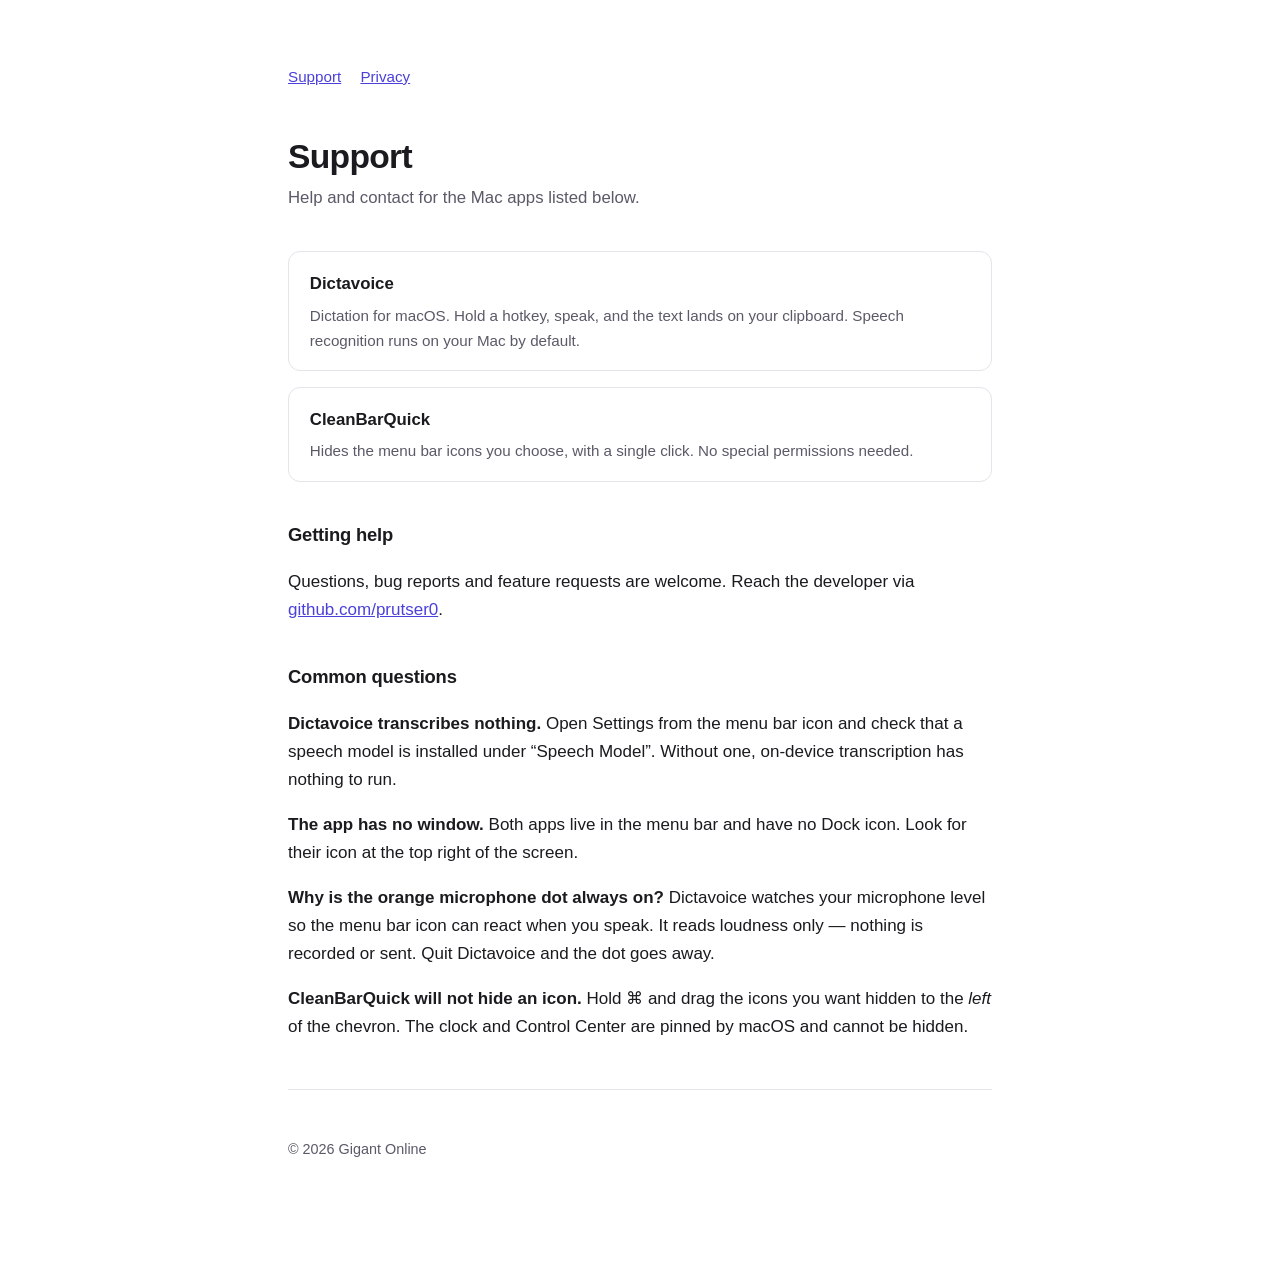
<file: index.html>
<!doctype html>
<html lang="en">
<head>
<meta charset="utf-8">
<meta name="viewport" content="width=device-width, initial-scale=1">
<title>Support — Gigant Online apps</title>
<link rel="stylesheet" href="style.css">
</head>
<body>
<main>
  <nav><a href="./">Support</a><a href="privacy/">Privacy</a></nav>

  <h1>Support</h1>
  <p class="lede">Help and contact for the Mac apps listed below.</p>

  <div class="apps">
    <div class="app">
      <h3>Dictavoice</h3>
      <p>Dictation for macOS. Hold a hotkey, speak, and the text lands on your clipboard. Speech recognition runs on your Mac by default.</p>
    </div>
    <div class="app">
      <h3>CleanBarQuick</h3>
      <p>Hides the menu bar icons you choose, with a single click. No special permissions needed.</p>
    </div>
  </div>

  <h2>Getting help</h2>
  <p>Questions, bug reports and feature requests are welcome. Reach the developer via
     <a href="https://github.com/prutser0">github.com/prutser0</a>.</p>

  <h2>Common questions</h2>
  <p><strong>Dictavoice transcribes nothing.</strong> Open Settings from the menu bar icon and check that a speech model is installed under “Speech Model”. Without one, on-device transcription has nothing to run.</p>
  <p><strong>The app has no window.</strong> Both apps live in the menu bar and have no Dock icon. Look for their icon at the top right of the screen.</p>
  <p><strong>Why is the orange microphone dot always on?</strong> Dictavoice watches your microphone level so the menu bar icon can react when you speak. It reads loudness only — nothing is recorded or sent. Quit Dictavoice and the dot goes away.</p>
  <p><strong>CleanBarQuick will not hide an icon.</strong> Hold ⌘ and drag the icons you want hidden to the <em>left</em> of the chevron. The clock and Control Center are pinned by macOS and cannot be hidden.</p>

  <hr>
  <p class="updated">© 2026 Gigant Online</p>
</main>
</body>
</html>
</file>
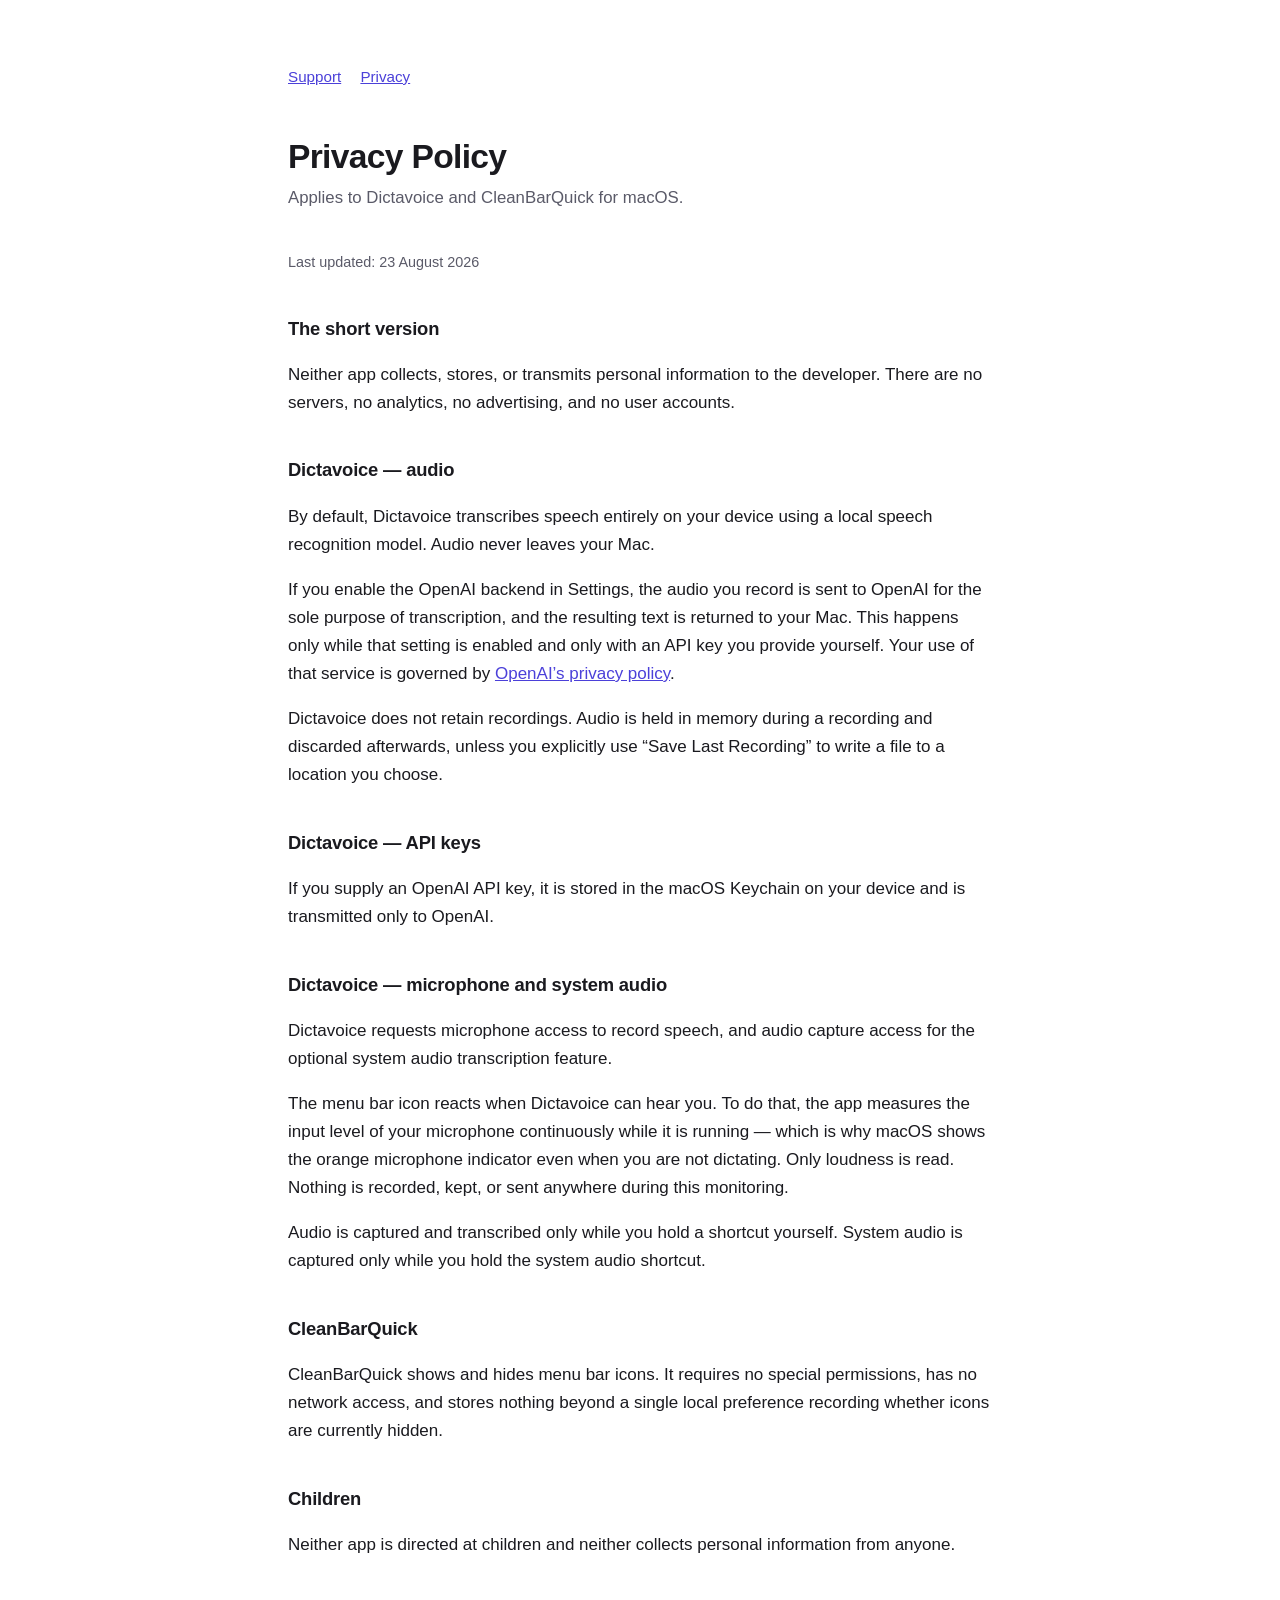
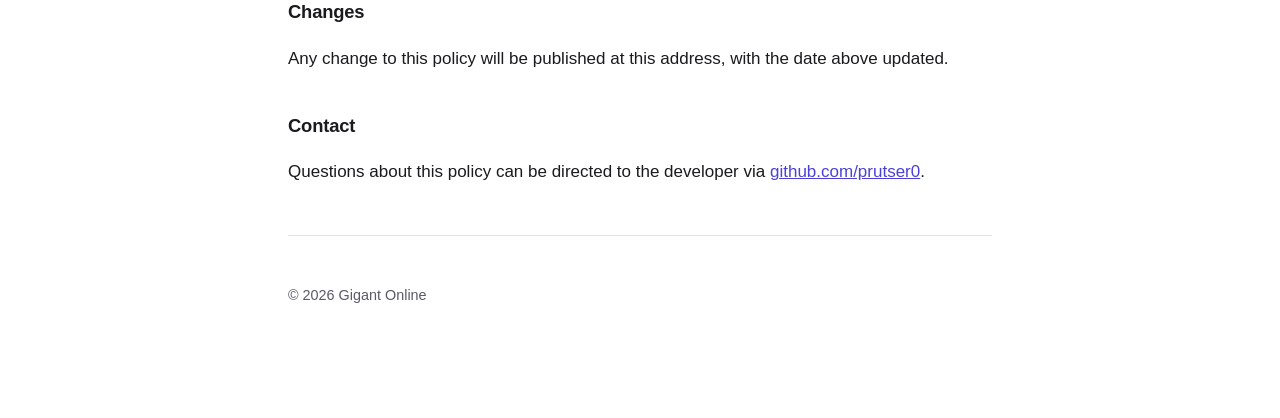
<file: privacy/index.html>
<!doctype html>
<html lang="en">
<head>
<meta charset="utf-8">
<meta name="viewport" content="width=device-width, initial-scale=1">
<title>Privacy Policy — Gigant Online apps</title>
<link rel="stylesheet" href="../style.css">
</head>
<body>
<main>
  <nav><a href="../">Support</a><a href="./">Privacy</a></nav>

  <h1>Privacy Policy</h1>
  <p class="lede">Applies to Dictavoice and CleanBarQuick for macOS.</p>
  <p class="updated">Last updated: 23 August 2026</p>

  <h2>The short version</h2>
  <p>Neither app collects, stores, or transmits personal information to the developer. There are no servers, no analytics, no advertising, and no user accounts.</p>

  <h2>Dictavoice — audio</h2>
  <p>By default, Dictavoice transcribes speech entirely on your device using a local speech recognition model. Audio never leaves your Mac.</p>
  <p>If you enable the OpenAI backend in Settings, the audio you record is sent to OpenAI for the sole purpose of transcription, and the resulting text is returned to your Mac. This happens only while that setting is enabled and only with an API key you provide yourself. Your use of that service is governed by <a href="https://openai.com/policies/privacy-policy">OpenAI’s privacy policy</a>.</p>
  <p>Dictavoice does not retain recordings. Audio is held in memory during a recording and discarded afterwards, unless you explicitly use “Save Last Recording” to write a file to a location you choose.</p>

  <h2>Dictavoice — API keys</h2>
  <p>If you supply an OpenAI API key, it is stored in the macOS Keychain on your device and is transmitted only to OpenAI.</p>

  <h2>Dictavoice — microphone and system audio</h2>
  <p>Dictavoice requests microphone access to record speech, and audio capture access for the optional system audio transcription feature.</p>
  <p>The menu bar icon reacts when Dictavoice can hear you. To do that, the app measures the input level of your microphone continuously while it is running — which is why macOS shows the orange microphone indicator even when you are not dictating. Only loudness is read. Nothing is recorded, kept, or sent anywhere during this monitoring.</p>
  <p>Audio is captured and transcribed only while you hold a shortcut yourself. System audio is captured only while you hold the system audio shortcut.</p>

  <h2>CleanBarQuick</h2>
  <p>CleanBarQuick shows and hides menu bar icons. It requires no special permissions, has no network access, and stores nothing beyond a single local preference recording whether icons are currently hidden.</p>

  <h2>Children</h2>
  <p>Neither app is directed at children and neither collects personal information from anyone.</p>

  <h2>Changes</h2>
  <p>Any change to this policy will be published at this address, with the date above updated.</p>

  <h2>Contact</h2>
  <p>Questions about this policy can be directed to the developer via <a href="https://github.com/prutser0">github.com/prutser0</a>.</p>

  <hr>
  <p class="updated">© 2026 Gigant Online</p>
</main>
</body>
</html>
</file>
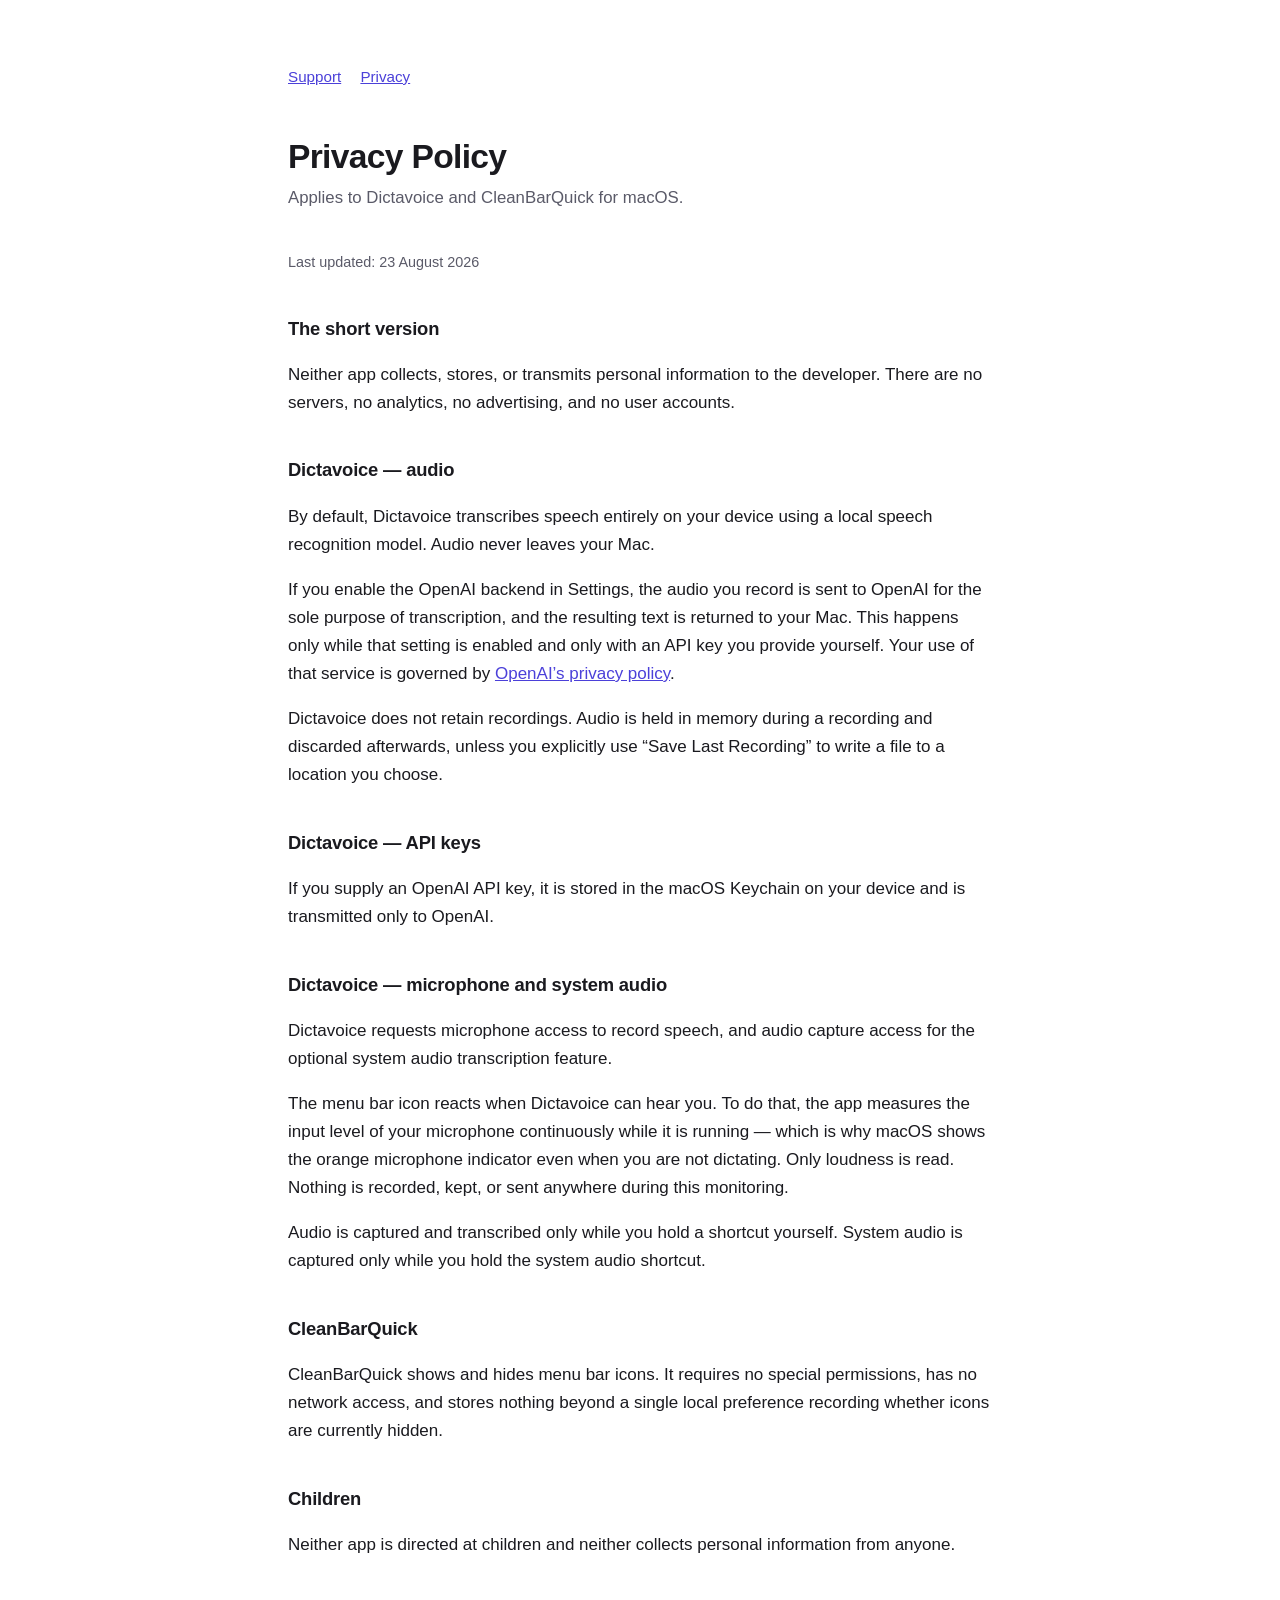
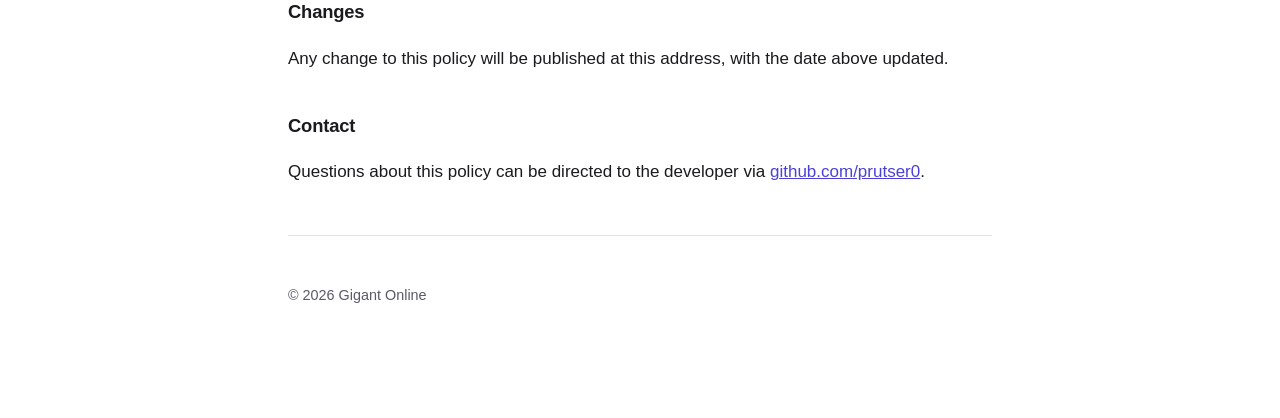
<file: privacy.html>
<!doctype html>
<html lang="en">
<head>
<meta charset="utf-8">
<meta name="viewport" content="width=device-width, initial-scale=1">
<title>Privacy Policy — Gigant Online apps</title>
<link rel="stylesheet" href="style.css">
</head>
<body>
<main>
  <nav><a href="./">Support</a><a href="privacy.html">Privacy</a></nav>

  <h1>Privacy Policy</h1>
  <p class="lede">Applies to Dictavoice and CleanBarQuick for macOS.</p>
  <p class="updated">Last updated: 23 August 2026</p>

  <h2>The short version</h2>
  <p>Neither app collects, stores, or transmits personal information to the developer. There are no servers, no analytics, no advertising, and no user accounts.</p>

  <h2>Dictavoice — audio</h2>
  <p>By default, Dictavoice transcribes speech entirely on your device using a local speech recognition model. Audio never leaves your Mac.</p>
  <p>If you enable the OpenAI backend in Settings, the audio you record is sent to OpenAI for the sole purpose of transcription, and the resulting text is returned to your Mac. This happens only while that setting is enabled and only with an API key you provide yourself. Your use of that service is governed by <a href="https://openai.com/policies/privacy-policy">OpenAI’s privacy policy</a>.</p>
  <p>Dictavoice does not retain recordings. Audio is held in memory during a recording and discarded afterwards, unless you explicitly use “Save Last Recording” to write a file to a location you choose.</p>

  <h2>Dictavoice — API keys</h2>
  <p>If you supply an OpenAI API key, it is stored in the macOS Keychain on your device and is transmitted only to OpenAI.</p>

  <h2>Dictavoice — microphone and system audio</h2>
  <p>Dictavoice requests microphone access to record speech, and audio capture access for the optional system audio transcription feature.</p>
  <p>The menu bar icon reacts when Dictavoice can hear you. To do that, the app measures the input level of your microphone continuously while it is running — which is why macOS shows the orange microphone indicator even when you are not dictating. Only loudness is read. Nothing is recorded, kept, or sent anywhere during this monitoring.</p>
  <p>Audio is captured and transcribed only while you hold a shortcut yourself. System audio is captured only while you hold the system audio shortcut.</p>

  <h2>CleanBarQuick</h2>
  <p>CleanBarQuick shows and hides menu bar icons. It requires no special permissions, has no network access, and stores nothing beyond a single local preference recording whether icons are currently hidden.</p>

  <h2>Children</h2>
  <p>Neither app is directed at children and neither collects personal information from anyone.</p>

  <h2>Changes</h2>
  <p>Any change to this policy will be published at this address, with the date above updated.</p>

  <h2>Contact</h2>
  <p>Questions about this policy can be directed to the developer via <a href="https://github.com/prutser0">github.com/prutser0</a>.</p>

  <hr>
  <p class="updated">© 2026 Gigant Online</p>
</main>
</body>
</html>
</file>
<file: style.css>
:root {
  --bg: #ffffff; --fg: #1a1a1f; --muted: #5a5a68; --rule: #e4e4ea; --accent: #4b40d9;
}
@media (prefers-color-scheme: dark) {
  :root { --bg: #131318; --fg: #ececf2; --muted: #9a9aab; --rule: #2a2a34; --accent: #9b92ff; }
}
* { box-sizing: border-box; }
body {
  margin: 0; padding: 4rem 1.5rem 6rem;
  background: var(--bg); color: var(--fg);
  font: 17px/1.65 -apple-system, BlinkMacSystemFont, "Segoe UI", Helvetica, Arial, sans-serif;
}
main { max-width: 44rem; margin: 0 auto; }
h1 { font-size: 2.1rem; line-height: 1.2; margin: 0 0 .4rem; letter-spacing: -.02em; }
h2 { font-size: 1.15rem; margin: 2.4rem 0 .6rem; letter-spacing: -.01em; }
p, li { color: var(--fg); }
.lede { color: var(--muted); font-size: 1.05rem; margin: 0 0 2.5rem; }
.updated { color: var(--muted); font-size: .9rem; }
a { color: var(--accent); }
hr { border: 0; border-top: 1px solid var(--rule); margin: 3rem 0; }
nav { margin-bottom: 3rem; font-size: .95rem; }
nav a { margin-right: 1.2rem; }
.apps { display: grid; gap: 1rem; margin: 2rem 0; }
.app { border: 1px solid var(--rule); border-radius: 12px; padding: 1.1rem 1.3rem; }
.app h3 { margin: 0 0 .3rem; font-size: 1.05rem; }
.app p { margin: 0; color: var(--muted); font-size: .95rem; }
</file>
